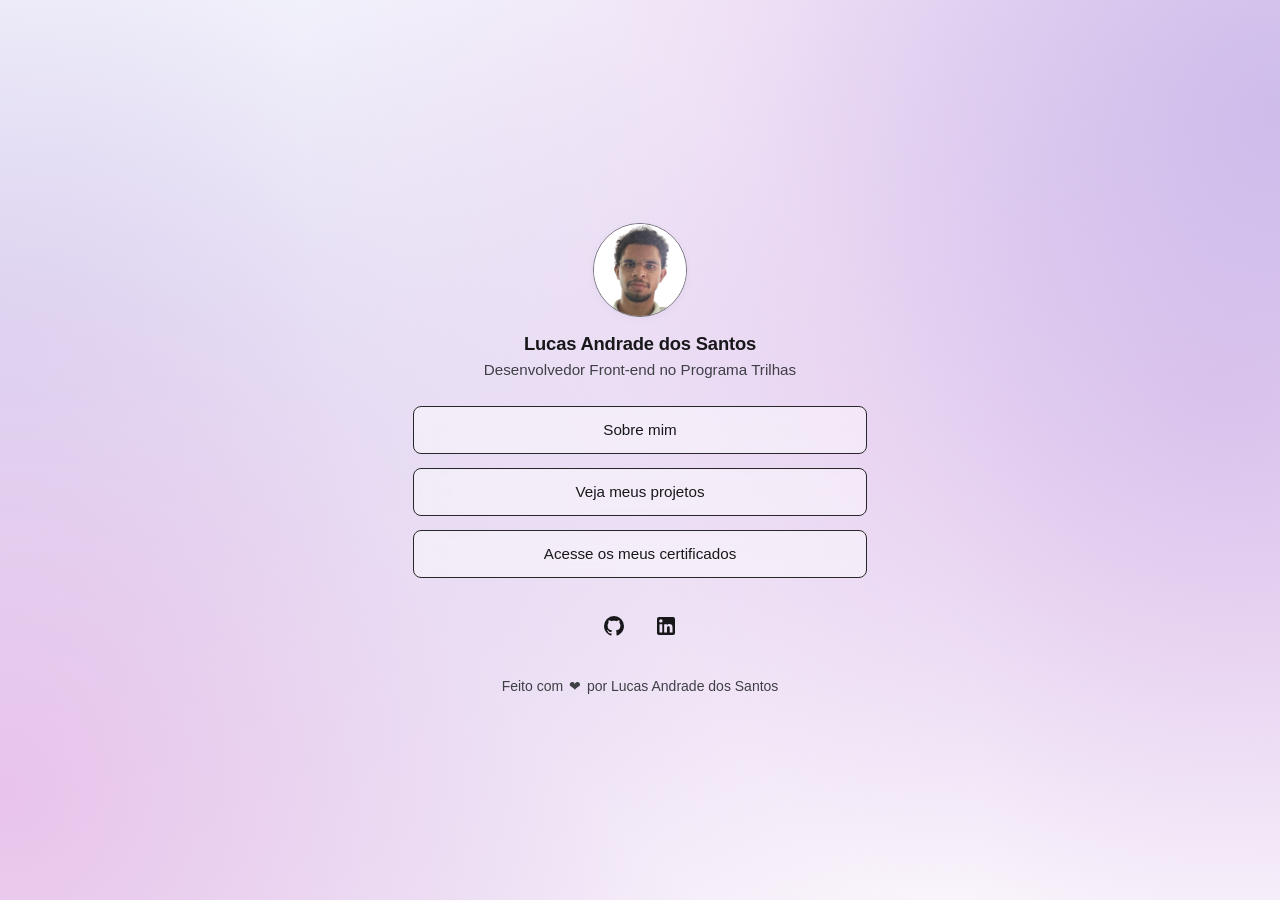
<file: index.html>
<!DOCTYPE html>
<html lang="pt-BR">
<head>
  <meta charset="UTF-8">
  <meta name="viewport" content="width=device-width, initial-scale=1.0">
  <title>Meu Portfólio | Programa Trilhas</title>
  <meta name="description" content="Portfólio de Desenvolvedor Front-end desenvolvido para o Desafio 1 do Programa Trilhas.">
  <link rel="stylesheet" href="css/style.css">
</head>
<body>

  <main class="pagina-container">
    
    <!-- Seção de Perfil Compartilhada -->
    <header class="perfil-cabecalho">
      <div class="perfil-foto-container">
        <img class="perfil-foto" data-perfil="foto" src="assets/img/perfil-gatinho.png" alt="Foto de perfil">
      </div>
      <h1 class="perfil-nome" data-perfil="nome">[Insira aqui o seu nome]</h1>
      <p class="perfil-cargo" data-perfil="cargo">Desenvolvedor Front-end no Programa Trilhas</p>
    </header>

    <!-- Menu de Navegação / Ações Principais -->
    <nav class="menu-botoes" aria-label="Navegação principal">
      <a href="sobre.html" class="btn-principal">Sobre mim</a>
      <a href="projetos.html" class="btn-principal">Veja meus projetos</a>
      <a href="#" id="btn-certificados" class="btn-principal" target="_blank" rel="noopener noreferrer">Acesse os meus certificados</a>
    </nav>

    <!-- Redes Sociais -->
    <div class="redes-sociais" aria-label="Redes sociais">
      <!-- GitHub -->
      <a href="#" class="rede-icone-link" data-perfil="github" target="_blank" rel="noopener noreferrer" aria-label="Perfil no GitHub">
        <svg xmlns="http://www.w3.org/2000/svg" viewBox="0 0 24 24" width="24" height="24" aria-hidden="true">
          <path d="M12 2A10 10 0 0 0 2 12c0 4.42 2.87 8.17 6.84 9.5.5.08.66-.23.66-.5v-1.69c-2.77.6-3.36-1.34-3.36-1.34-.46-1.16-1.11-1.47-1.11-1.47-.91-.62.07-.6.07-.6 1 .07 1.53 1.03 1.53 1.03.87 1.52 2.34 1.07 2.91.83.1-.65.35-1.09.63-1.34-2.22-.25-4.55-1.11-4.55-4.92 0-1.11.38-2 1.03-2.71-.1-.25-.45-1.29.1-2.64 0 0 .84-.27 2.75 1.02.79-.22 1.65-.33 2.5-.33.85 0 1.71.11 2.5.33 1.91-1.29 2.75-1.02 2.75-1.02.55 1.35.2 2.39.1 2.64.65.71 1.03 1.6 1.03 2.71 0 3.82-2.34 4.66-4.57 4.91.36.31.69.92.69 1.85V21c0 .27.16.59.67.5C19.14 20.16 22 16.42 22 12A10 10 0 0 0 12 2z"/>
        </svg>
      </a>

      <!-- LinkedIn -->
      <a href="#" class="rede-icone-link" data-perfil="linkedin" target="_blank" rel="noopener noreferrer" aria-label="Perfil no LinkedIn">
        <svg xmlns="http://www.w3.org/2000/svg" viewBox="0 0 24 24" width="24" height="24" aria-hidden="true">
          <path d="M19 3a2 2 0 0 1 2 2v14a2 2 0 0 1-2 2H5a2 2 0 0 1-2-2V5a2 2 0 0 1 2-2h14m-.5 15.5v-5.3a3.26 3.26 0 0 0-3.26-3.26c-.85 0-1.84.52-2.28 1.3v-1.11h-2.79v8.37h2.79v-4.93c0-.77.62-1.4 1.39-1.4a1.4 1.4 0 0 1 1.4 1.4v4.93h2.75M6.88 8.56a1.68 1.68 0 0 0 1.68-1.68c0-.93-.75-1.69-1.68-1.69a1.69 1.69 0 0 0-1.69 1.69c0 .93.76 1.68 1.69 1.68m1.39 9.94v-8.37H5.5v8.37h2.77z"/>
        </svg>
      </a>
    </div>

    <!-- Rodapé -->
    <footer class="rodape">
      <p>Feito com <span class="rodape-coracao" aria-hidden="true">❤</span> por <span data-perfil="rodape-nome">[Seu nome]</span></p>
    </footer>

  </main>

  <!-- Scripts -->
  <script src="js/dados.js"></script>
  <script src="js/script.js"></script>
</body>
</html>
</file>
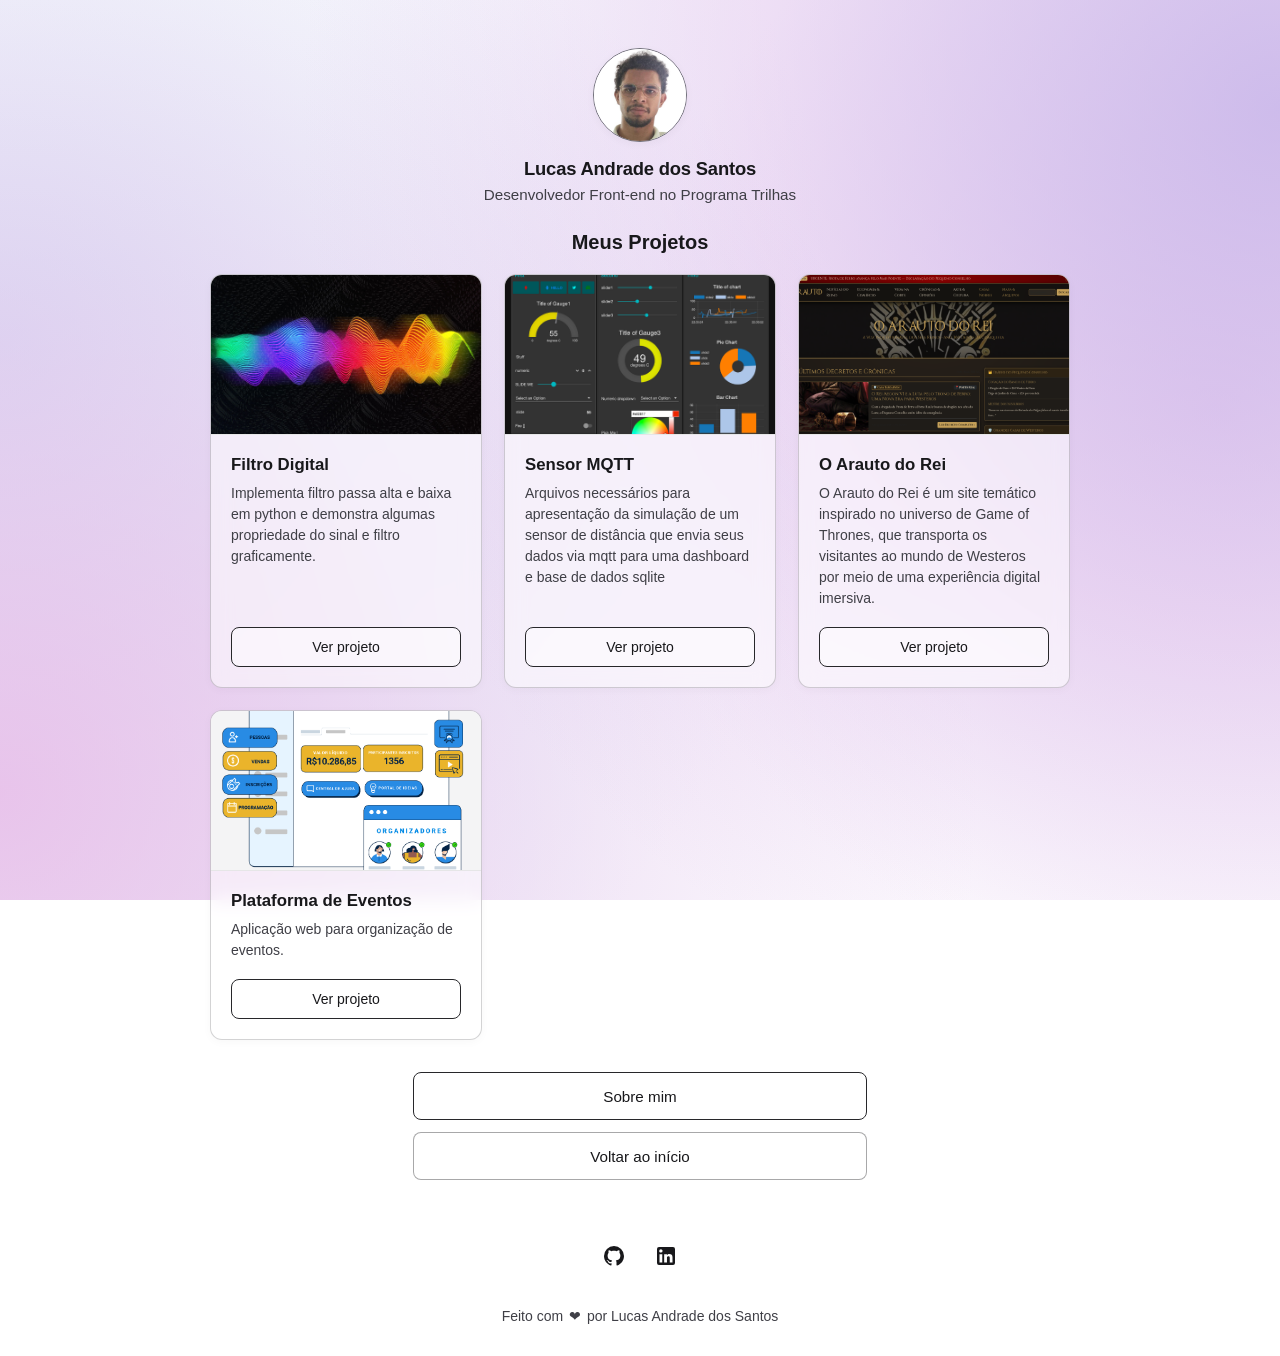
<file: projetos.html>
<!DOCTYPE html>
<html lang="pt-BR">
<head>
  <meta charset="UTF-8">
  <meta name="viewport" content="width=device-width, initial-scale=1.0">
  <title>Meus Projetos | Programa Trilhas</title>
  <meta name="description" content="Explore os projetos desenvolvidos durante minha jornada no Programa Trilhas.">
  <link rel="stylesheet" href="css/style.css">
</head>
<body>

  <main class="pagina-container">

    <!-- Seção de Perfil Compartilhada -->
    <header class="perfil-cabecalho">
      <div class="perfil-foto-container">
        <img class="perfil-foto" data-perfil="foto" src="assets/img/perfil-gatinho.png" alt="Foto de perfil">
      </div>
      <h1 class="perfil-nome" data-perfil="nome">[Insira aqui o seu nome]</h1>
      <p class="perfil-cargo" data-perfil="cargo">Desenvolvedor Front-end no Programa Trilhas</p>
    </header>

    <!-- Seção de Projetos -->
    <section class="secao-projetos" aria-labelledby="titulo-projetos">
      <h2 id="titulo-projetos" class="secao-projetos-titulo">Meus Projetos</h2>

      <!-- Os cards são gerados dinamicamente via script.js a partir de js/dados.js -->
      <div id="projetos-grid" class="projetos-grid">
        <!-- Cards gerados aqui -->
      </div>

      <!-- Botões de Navegação -->
      <nav class="navegacao-pagina" aria-label="Navegação secundária">
        <a href="sobre.html" class="btn-principal">Sobre mim</a>
        <a href="index.html" class="btn-principal btn-secundario">Voltar ao início</a>
      </nav>
    </section>

    <!-- Redes Sociais -->
    <div class="redes-sociais" aria-label="Redes sociais">
      <!-- GitHub -->
      <a href="#" class="rede-icone-link" data-perfil="github" target="_blank" rel="noopener noreferrer" aria-label="Perfil no GitHub">
        <svg xmlns="http://www.w3.org/2000/svg" viewBox="0 0 24 24" width="24" height="24" aria-hidden="true">
          <path d="M12 2A10 10 0 0 0 2 12c0 4.42 2.87 8.17 6.84 9.5.5.08.66-.23.66-.5v-1.69c-2.77.6-3.36-1.34-3.36-1.34-.46-1.16-1.11-1.47-1.11-1.47-.91-.62.07-.6.07-.6 1 .07 1.53 1.03 1.53 1.03.87 1.52 2.34 1.07 2.91.83.1-.65.35-1.09.63-1.34-2.22-.25-4.55-1.11-4.55-4.92 0-1.11.38-2 1.03-2.71-.1-.25-.45-1.29.1-2.64 0 0 .84-.27 2.75 1.02.79-.22 1.65-.33 2.5-.33.85 0 1.71.11 2.5.33 1.91-1.29 2.75-1.02 2.75-1.02.55 1.35.2 2.39.1 2.64.65.71 1.03 1.6 1.03 2.71 0 3.82-2.34 4.66-4.57 4.91.36.31.69.92.69 1.85V21c0 .27.16.59.67.5C19.14 20.16 22 16.42 22 12A10 10 0 0 0 12 2z"/>
        </svg>
      </a>

      <!-- LinkedIn -->
      <a href="#" class="rede-icone-link" data-perfil="linkedin" target="_blank" rel="noopener noreferrer" aria-label="Perfil no LinkedIn">
        <svg xmlns="http://www.w3.org/2000/svg" viewBox="0 0 24 24" width="24" height="24" aria-hidden="true">
          <path d="M19 3a2 2 0 0 1 2 2v14a2 2 0 0 1-2 2H5a2 2 0 0 1-2-2V5a2 2 0 0 1 2-2h14m-.5 15.5v-5.3a3.26 3.26 0 0 0-3.26-3.26c-.85 0-1.84.52-2.28 1.3v-1.11h-2.79v8.37h2.79v-4.93c0-.77.62-1.4 1.39-1.4a1.4 1.4 0 0 1 1.4 1.4v4.93h2.75M6.88 8.56a1.68 1.68 0 0 0 1.68-1.68c0-.93-.75-1.69-1.68-1.69a1.69 1.69 0 0 0-1.69 1.69c0 .93.76 1.68 1.69 1.68m1.39 9.94v-8.37H5.5v8.37h2.77z"/>
        </svg>
      </a>
    </div>

    <!-- Rodapé -->
    <footer class="rodape">
      <p>Feito com <span class="rodape-coracao" aria-hidden="true">❤</span> por <span data-perfil="rodape-nome">[Seu nome]</span></p>
    </footer>

  </main>

  <!-- Scripts -->
  <script src="js/dados.js"></script>
  <script src="js/script.js"></script>
</body>
</html>
</file>
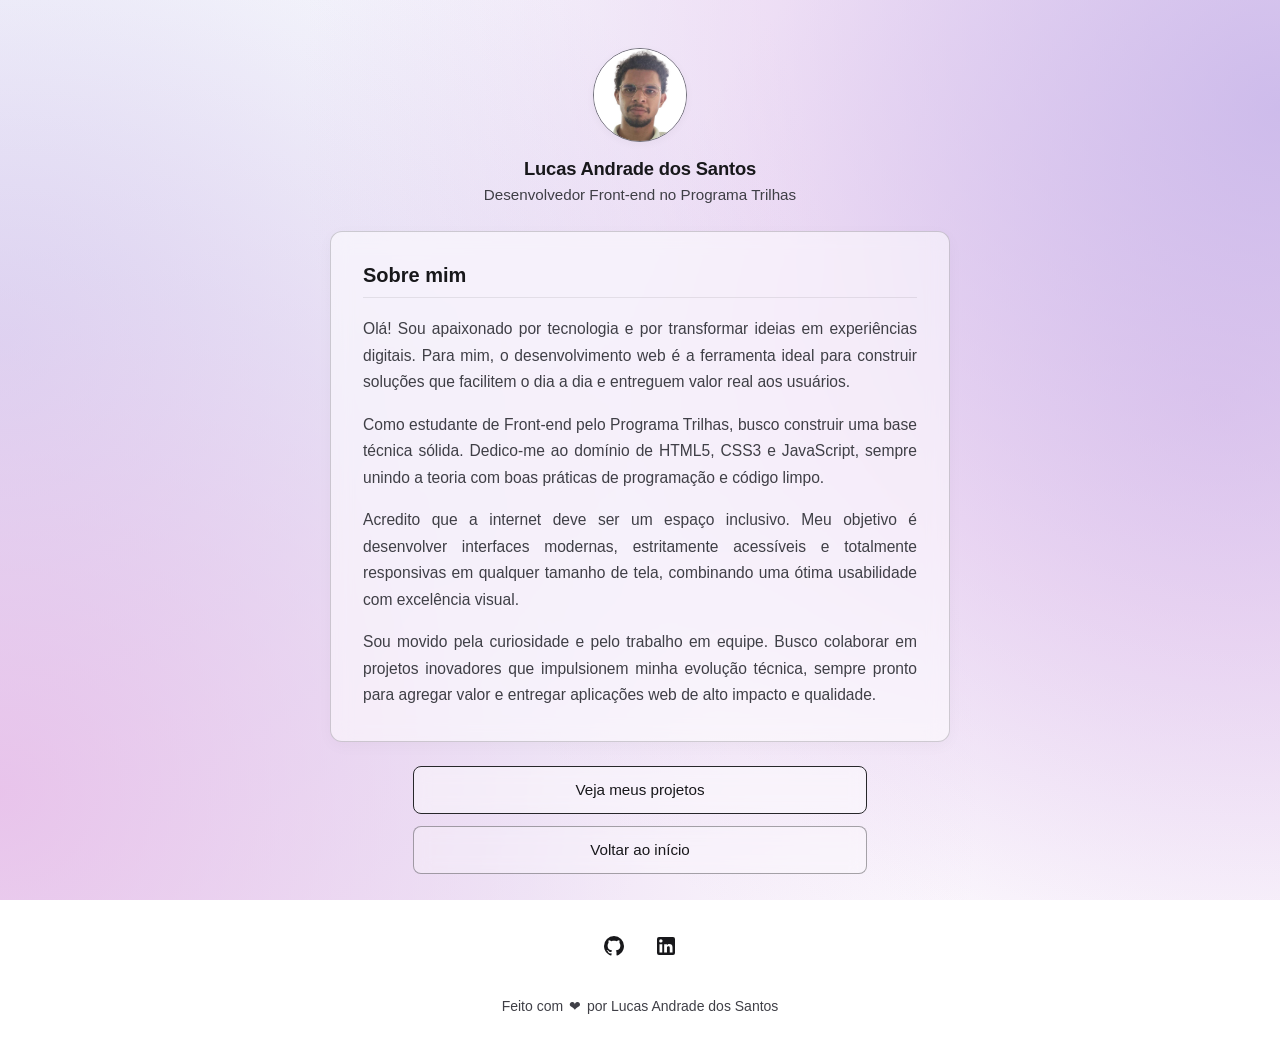
<file: sobre.html>
<!DOCTYPE html>
<html lang="pt-BR">
<head>
  <meta charset="UTF-8">
  <meta name="viewport" content="width=device-width, initial-scale=1.0">
  <title>Sobre Mim | Programa Trilhas</title>
  <meta name="description" content="Conheça mais sobre minha trajetória, interesses e objetivos na área de desenvolvimento web.">
  <link rel="stylesheet" href="css/style.css">
</head>
<body>

  <main class="pagina-container">

    <!-- Seção de Perfil Compartilhada -->
    <header class="perfil-cabecalho">
      <div class="perfil-foto-container">
        <img class="perfil-foto" data-perfil="foto" src="assets/img/perfil-gatinho.png" alt="Foto de perfil">
      </div>
      <h1 class="perfil-nome" data-perfil="nome">[Insira aqui o seu nome]</h1>
      <p class="perfil-cargo" data-perfil="cargo">Desenvolvedor Front-end no Programa Trilhas</p>
    </header>

    <!-- Conteúdo da Página "Sobre mim" -->
    <section class="secao-sobre" aria-labelledby="titulo-sobre">
      <article class="card-sobre">
        <h2 id="titulo-sobre">Sobre mim</h2>
        <div id="sobre-texto" class="sobre-texto">
          <!-- O texto é inserido dinamicamente pelo script.js a partir de js/dados.js -->
        </div>
      </article>

      <!-- Botões de Navegação -->
      <nav class="navegacao-pagina" aria-label="Navegação secundária">
        <a href="projetos.html" class="btn-principal">Veja meus projetos</a>
        <a href="index.html" class="btn-principal btn-secundario">Voltar ao início</a>
      </nav>
    </section>

    <!-- Redes Sociais -->
    <div class="redes-sociais" aria-label="Redes sociais">
      <!-- GitHub -->
      <a href="#" class="rede-icone-link" data-perfil="github" target="_blank" rel="noopener noreferrer" aria-label="Perfil no GitHub">
        <svg xmlns="http://www.w3.org/2000/svg" viewBox="0 0 24 24" width="24" height="24" aria-hidden="true">
          <path d="M12 2A10 10 0 0 0 2 12c0 4.42 2.87 8.17 6.84 9.5.5.08.66-.23.66-.5v-1.69c-2.77.6-3.36-1.34-3.36-1.34-.46-1.16-1.11-1.47-1.11-1.47-.91-.62.07-.6.07-.6 1 .07 1.53 1.03 1.53 1.03.87 1.52 2.34 1.07 2.91.83.1-.65.35-1.09.63-1.34-2.22-.25-4.55-1.11-4.55-4.92 0-1.11.38-2 1.03-2.71-.1-.25-.45-1.29.1-2.64 0 0 .84-.27 2.75 1.02.79-.22 1.65-.33 2.5-.33.85 0 1.71.11 2.5.33 1.91-1.29 2.75-1.02 2.75-1.02.55 1.35.2 2.39.1 2.64.65.71 1.03 1.6 1.03 2.71 0 3.82-2.34 4.66-4.57 4.91.36.31.69.92.69 1.85V21c0 .27.16.59.67.5C19.14 20.16 22 16.42 22 12A10 10 0 0 0 12 2z"/>
        </svg>
      </a>

      <!-- LinkedIn -->
      <a href="#" class="rede-icone-link" data-perfil="linkedin" target="_blank" rel="noopener noreferrer" aria-label="Perfil no LinkedIn">
        <svg xmlns="http://www.w3.org/2000/svg" viewBox="0 0 24 24" width="24" height="24" aria-hidden="true">
          <path d="M19 3a2 2 0 0 1 2 2v14a2 2 0 0 1-2 2H5a2 2 0 0 1-2-2V5a2 2 0 0 1 2-2h14m-.5 15.5v-5.3a3.26 3.26 0 0 0-3.26-3.26c-.85 0-1.84.52-2.28 1.3v-1.11h-2.79v8.37h2.79v-4.93c0-.77.62-1.4 1.39-1.4a1.4 1.4 0 0 1 1.4 1.4v4.93h2.75M6.88 8.56a1.68 1.68 0 0 0 1.68-1.68c0-.93-.75-1.69-1.68-1.69a1.69 1.69 0 0 0-1.69 1.69c0 .93.76 1.68 1.69 1.68m1.39 9.94v-8.37H5.5v8.37h2.77z"/>
        </svg>
      </a>
    </div>

    <!-- Rodapé -->
    <footer class="rodape">
      <p>Feito com <span class="rodape-coracao" aria-hidden="true">❤</span> por <span data-perfil="rodape-nome">[Seu nome]</span></p>
    </footer>

  </main>

  <!-- Scripts -->
  <script src="js/dados.js"></script>
  <script src="js/script.js"></script>
</body>
</html>
</file>
<file: css/style.css>
/**
 * ====================================================================
 * ESTILOS GLOBAIS DO PORTFÓLIO
 * ====================================================================
 * 
 * Desenvolvido para o Desafio 1 — Meu Primeiro Portfólio (Programa Trilhas)
 * Identidade visual: Fundo suave em gradiente difuso pastel (lavanda, rosa e azul),
 * cartões e botões translúcidos com borda fina e design minimalista.
 */

/* --------------------------------------------------------------------
   1. VARIÁVEIS CSS (DESIGN TOKENS)
-------------------------------------------------------------------- */
:root {
  /* Cores principais */
  --bg-color: #ffffff;
  --text-primary: #18181b;
  --text-secondary: #3f3f46;
  --text-muted: #71717a;

  /* Botões e Superfícies translúcidas (efeito glassmorphism suave) */
  --btn-bg: rgba(255, 255, 255, 0.45);
  --btn-bg-hover: rgba(255, 255, 255, 0.75);
  --btn-border: #27272a;
  --btn-border-hover: #09090b;

  --card-bg: rgba(255, 255, 255, 0.55);
  --card-border: rgba(39, 39, 42, 0.2);
  --card-border-hover: rgba(39, 39, 42, 0.4);

  /* Dimensões e Espaçamentos */
  --btn-max-width: 454px;
  --btn-height: 48px;
  --radius-btn: 8px;
  --radius-card: 12px;
  --radius-circle: 50%;

  /* Tipografia */
  --font-family: -apple-system, BlinkMacSystemFont, "Segoe UI", Roboto, "Helvetica Neue", Arial, sans-serif;
  --transition-default: all 0.2s ease-in-out;
}

/* --------------------------------------------------------------------
   2. RESET E CONFIGURAÇÕES GLOBAIS
-------------------------------------------------------------------- */
*, *::before, *::after {
  box-sizing: border-box;
  margin: 0;
  padding: 0;
}

html {
  font-size: 16px;
  scroll-behavior: smooth;
}

body {
  min-height: 100vh;
  font-family: var(--font-family);
  color: var(--text-primary);
  background-color: var(--bg-color);

  /*
   * Fundo pastel difuso reproduzindo fielmente o Figma:
   * - Topo direito: lavanda / roxo pastel
   * - Base esquerda: rosa / lilás pastel
   * - Centro-esquerda: azul pastel / ciano suave
   * - Centro-direita: lavanda suave
   */
  background-image:
    radial-gradient(circle at 100% 12%, rgba(192, 170, 230, 0.75) 0%, rgba(207, 163, 227, 0.35) 35%, transparent 65%),
    radial-gradient(circle at 0% 88%, rgba(228, 178, 229, 0.75) 0%, rgba(212, 175, 228, 0.35) 35%, transparent 65%),
    radial-gradient(circle at 0% 38%, rgba(217, 224, 246, 0.75) 0%, rgba(226, 237, 249, 0.4) 30%, transparent 60%),
    radial-gradient(circle at 95% 45%, rgba(213, 179, 231, 0.4) 0%, transparent 45%);
  background-attachment: fixed;
  background-repeat: no-repeat;
  background-size: cover;

  display: flex;
  flex-direction: column;
  align-items: center;
  justify-content: center;
  overflow-x: hidden;
}

/* --------------------------------------------------------------------
   3. ESTRUTURA PRINCIPAL (CONTAINER)
-------------------------------------------------------------------- */
.pagina-container {
  width: 100%;
  max-width: 900px;
  min-height: 100vh;
  margin: 0 auto;
  padding: 48px 20px 32px;
  display: flex;
  flex-direction: column;
  align-items: center;
  justify-content: center;
}

/* --------------------------------------------------------------------
   4. CABEÇALHO DO PERFIL (COMPARTILHADO EM TODAS AS PÁGINAS)
-------------------------------------------------------------------- */
.perfil-cabecalho {
  display: flex;
  flex-direction: column;
  align-items: center;
  text-align: center;
  margin-bottom: 28px;
}

.perfil-foto-container {
  width: 94px;
  height: 94px;
  margin-bottom: 16px;
  position: relative;
}

.perfil-foto {
  width: 100%;
  height: 100%;
  border-radius: var(--radius-circle);
  object-fit: cover;
  display: block;
  border: 1px solid #71717a;
  background-color: #ffffff;
  box-shadow: 0 2px 8px rgba(0, 0, 0, 0.04);
}

.perfil-nome {
  font-size: 1.15rem;
  font-weight: 600;
  color: var(--text-primary);
  margin-bottom: 6px;
  letter-spacing: -0.01em;
}

.perfil-cargo {
  font-size: 0.95rem;
  font-weight: 400;
  color: var(--text-secondary);
}

/* --------------------------------------------------------------------
   5. BOTÕES DE NAVEGAÇÃO PRINCIPAIS (INDEX E PÁGINAS)
-------------------------------------------------------------------- */
.menu-botoes {
  width: 100%;
  max-width: var(--btn-max-width);
  display: flex;
  flex-direction: column;
  gap: 14px;
}

.btn-principal {
  display: flex;
  align-items: center;
  justify-content: center;
  width: 100%;
  height: var(--btn-height);
  padding: 0 16px;
  border: 1px solid var(--btn-border);
  border-radius: var(--radius-btn);
  background-color: var(--btn-bg);
  backdrop-filter: blur(8px);
  -webkit-backdrop-filter: blur(8px);
  color: var(--text-primary);
  font-size: 0.95rem;
  font-weight: 500;
  text-decoration: none;
  cursor: pointer;
  transition: var(--transition-default);
  user-select: none;
}

.btn-principal:hover {
  background-color: var(--btn-bg-hover);
  border-color: var(--btn-border-hover);
  transform: translateY(-1px);
  box-shadow: 0 4px 12px rgba(0, 0, 0, 0.06);
}

.btn-principal:active {
  transform: translateY(0);
}

.btn-principal:focus-visible {
  outline: 2px solid #6366f1;
  outline-offset: 2px;
}

/* Variação secundária (ex: botões de navegação voltar) */
.btn-secundario {
  background-color: rgba(255, 255, 255, 0.3);
  border-color: rgba(39, 39, 42, 0.4);
}

.btn-secundario:hover {
  background-color: rgba(255, 255, 255, 0.65);
}

/* --------------------------------------------------------------------
   6. ÍCONES DE REDES SOCIAIS
-------------------------------------------------------------------- */
.redes-sociais {
  display: flex;
  align-items: center;
  justify-content: center;
  gap: 20px;
  margin-top: 32px;
}

.rede-icone-link {
  display: inline-flex;
  align-items: center;
  justify-content: center;
  width: 32px;
  height: 32px;
  color: var(--text-primary);
  text-decoration: none;
  transition: var(--transition-default);
  border-radius: 4px;
}

.rede-icone-link svg {
  width: 24px;
  height: 24px;
  fill: currentColor;
}

.rede-icone-link:hover {
  color: #4f46e5;
  transform: translateY(-2px);
}

.rede-icone-link:focus-visible {
  outline: 2px solid #6366f1;
  outline-offset: 3px;
}

/* --------------------------------------------------------------------
   7. RODAPÉ
-------------------------------------------------------------------- */
.rodape {
  margin-top: 36px;
  text-align: center;
  font-size: 0.875rem;
  color: var(--text-secondary);
}

.rodape-coracao {
  color: inherit;
  display: inline-block;
  margin: 0 2px;
}

/* --------------------------------------------------------------------
   8. PÁGINA "SOBRE MIM"
-------------------------------------------------------------------- */
.secao-sobre {
  width: 100%;
  max-width: 620px;
  display: flex;
  flex-direction: column;
  align-items: center;
  margin-bottom: 24px;
}

.card-sobre {
  width: 100%;
  background: var(--card-bg);
  backdrop-filter: blur(10px);
  -webkit-backdrop-filter: blur(10px);
  border: 1px solid var(--card-border);
  border-radius: var(--radius-card);
  padding: 32px;
  box-shadow: 0 4px 16px rgba(0, 0, 0, 0.03);
  margin-bottom: 24px;
}

.card-sobre h2 {
  font-size: 1.25rem;
  font-weight: 600;
  margin-bottom: 18px;
  color: var(--text-primary);
  border-bottom: 1px solid rgba(0, 0, 0, 0.08);
  padding-bottom: 10px;
}

.sobre-texto {
  font-size: 0.975rem;
  line-height: 1.7;
  color: var(--text-secondary);
  display: flex;
  flex-direction: column;
  gap: 16px;
}

.sobre-texto p {
  text-align: justify;
}

.navegacao-pagina {
  width: 100%;
  max-width: var(--btn-max-width);
  display: flex;
  flex-direction: column;
  gap: 12px;
}

/* --------------------------------------------------------------------
   9. PÁGINA "VEJA MEUS PROJETOS"
-------------------------------------------------------------------- */
.secao-projetos {
  width: 100%;
  max-width: 860px;
  display: flex;
  flex-direction: column;
  align-items: center;
  margin-bottom: 28px;
}

.secao-projetos-titulo {
  font-size: 1.25rem;
  font-weight: 600;
  margin-bottom: 20px;
  text-align: center;
  color: var(--text-primary);
}

.projetos-grid {
  width: 100%;
  display: grid;
  grid-template-columns: repeat(auto-fit, minmax(260px, 1fr));
  gap: 22px;
  margin-bottom: 32px;
}

.card-projeto {
  background: var(--card-bg);
  backdrop-filter: blur(10px);
  -webkit-backdrop-filter: blur(10px);
  border: 1px solid var(--card-border);
  border-radius: var(--radius-card);
  overflow: hidden;
  display: flex;
  flex-direction: column;
  transition: var(--transition-default);
  box-shadow: 0 2px 10px rgba(0, 0, 0, 0.03);
}

.card-projeto:hover {
  transform: translateY(-3px);
  border-color: var(--card-border-hover);
  box-shadow: 0 8px 24px rgba(0, 0, 0, 0.06);
}

.card-imagem-wrapper {
  width: 100%;
  height: 160px;
  background-color: #f4f4f5;
  overflow: hidden;
  border-bottom: 1px solid rgba(0, 0, 0, 0.06);
}

.card-imagem {
  width: 100%;
  height: 100%;
  object-fit: cover;
  display: block;
  transition: transform 0.3s ease;
}

.card-projeto:hover .card-imagem {
  transform: scale(1.02);
}

.card-conteudo {
  padding: 20px;
  display: flex;
  flex-direction: column;
  flex-grow: 1;
}

.card-titulo {
  font-size: 1.05rem;
  font-weight: 600;
  color: var(--text-primary);
  margin-bottom: 8px;
}

.card-descricao {
  font-size: 0.875rem;
  line-height: 1.5;
  color: var(--text-secondary);
  margin-bottom: 18px;
  flex-grow: 1;
}

.btn-card {
  display: inline-flex;
  align-items: center;
  justify-content: center;
  width: 100%;
  height: 40px;
  padding: 0 14px;
  border: 1px solid var(--btn-border);
  border-radius: var(--radius-btn);
  background-color: var(--btn-bg);
  color: var(--text-primary);
  font-size: 0.875rem;
  font-weight: 500;
  text-decoration: none;
  transition: var(--transition-default);
  cursor: pointer;
}

.btn-card:hover {
  background-color: var(--btn-bg-hover);
  border-color: var(--btn-border-hover);
}

.btn-card:focus-visible {
  outline: 2px solid #6366f1;
  outline-offset: 2px;
}

.btn-card.desabilitado {
  opacity: 0.6;
  cursor: not-allowed;
  border-style: dashed;
}

.projetos-vazio {
  grid-column: 1 / -1;
  text-align: center;
  padding: 40px 20px;
  background: var(--card-bg);
  border: 1px dashed var(--card-border);
  border-radius: var(--radius-card);
  color: var(--text-muted);
}

/* --------------------------------------------------------------------
   10. RESPONSIVIDADE (MEDIA QUERIES)
-------------------------------------------------------------------- */
@media (max-width: 600px) {
  .pagina-container {
    padding: 36px 16px 24px;
    justify-content: flex-start;
  }

  .perfil-foto-container {
    width: 88px;
    height: 88px;
  }

  .perfil-nome {
    font-size: 1.1rem;
  }

  .perfil-cargo {
    font-size: 0.9rem;
  }

  .menu-botoes,
  .navegacao-pagina {
    max-width: 100%;
  }

  .btn-principal {
    height: 48px;
    font-size: 0.925rem;
  }

  .card-sobre {
    padding: 22px 18px;
  }

  .card-sobre h2 {
    font-size: 1.15rem;
  }

  .sobre-texto {
    font-size: 0.925rem;
  }

  .projetos-grid {
    grid-template-columns: 1fr;
    gap: 18px;
  }
}
</file>
